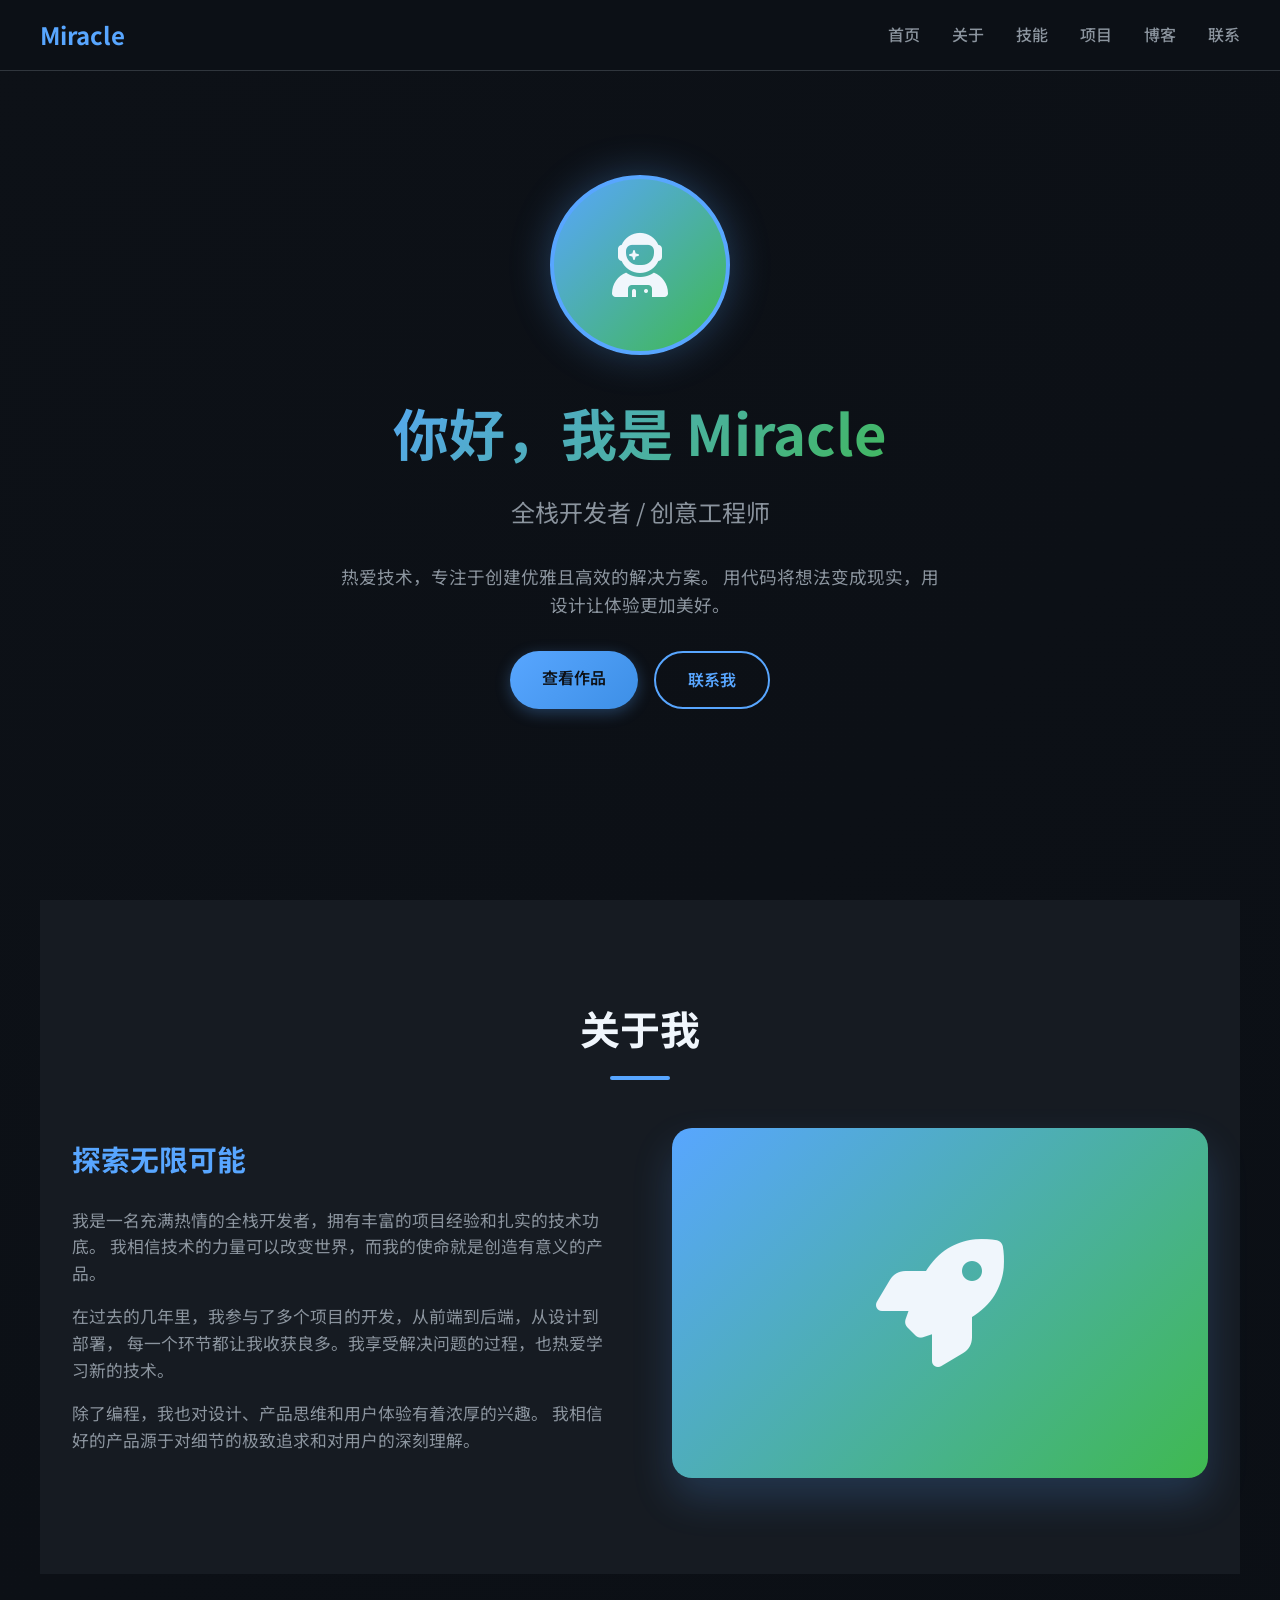
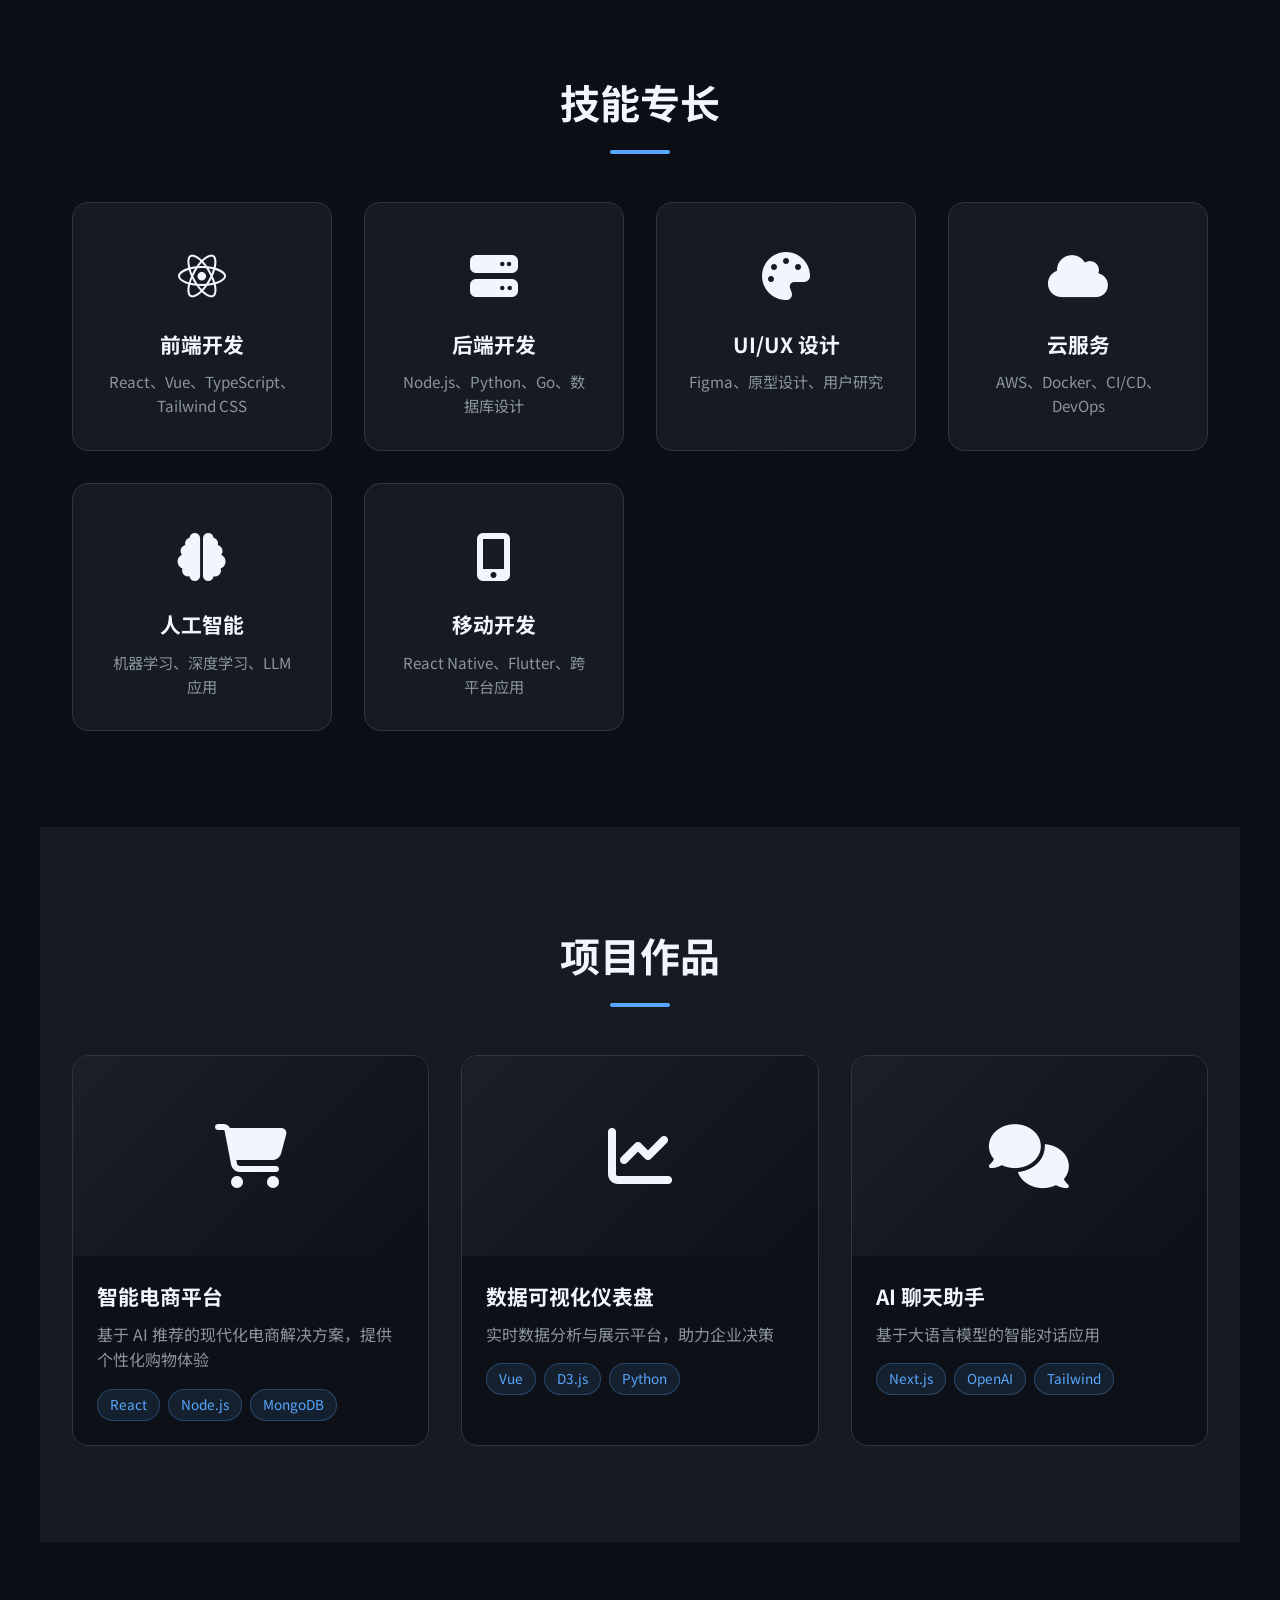
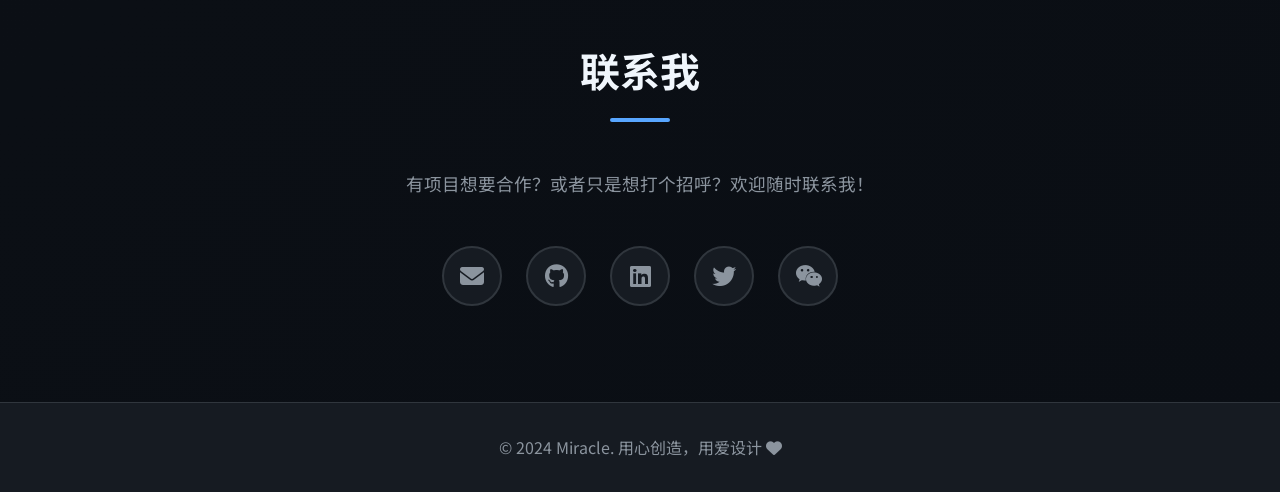
<file: index.html>
<!DOCTYPE html>
<html lang="zh-CN">
<head>
    <meta charset="UTF-8">
    <meta name="viewport" content="width=device-width, initial-scale=1.0">
    <title>Miracle | 个人主页</title>
    <link rel="preconnect" href="https://fonts.googleapis.com">
    <link rel="preconnect" href="https://fonts.gstatic.com" crossorigin>
    <link href="https://fonts.googleapis.com/css2?family=Poppins:wght@300;400;500;600;700&family=Noto+Sans+SC:wght@300;400;500;700&display=swap" rel="stylesheet">
    <link rel="stylesheet" href="https://cdnjs.cloudflare.com/ajax/libs/font-awesome/6.4.0/css/all.min.css">
    <style>
        * {
            margin: 0;
            padding: 0;
            box-sizing: border-box;
        }

        :root {
            --primary-dark: #0d1117;
            --primary-light: #161b22;
            --accent: #58a6ff;
            --accent-hover: #79c0ff;
            --text-primary: #f0f6fc;
            --text-secondary: #8b949e;
            --border: #30363d;
            --success: #3fb950;
        }

        html {
            scroll-behavior: smooth;
        }

        body {
            font-family: 'Noto Sans SC', 'Poppins', sans-serif;
            background: linear-gradient(135deg, var(--primary-dark) 0%, #0a0e14 100%);
            color: var(--text-primary);
            line-height: 1.6;
            overflow-x: hidden;
        }

        nav {
            position: fixed;
            top: 0;
            left: 0;
            right: 0;
            background: rgba(13, 17, 23, 0.85);
            backdrop-filter: blur(10px);
            z-index: 1000;
            padding: 1rem 2rem;
            border-bottom: 1px solid var(--border);
        }

        .nav-container {
            max-width: 1200px;
            margin: 0 auto;
            display: flex;
            justify-content: space-between;
            align-items: center;
        }

        .logo {
            font-size: 1.5rem;
            font-weight: 700;
            color: var(--accent);
            text-decoration: none;
        }

        .nav-links {
            display: flex;
            gap: 2rem;
            list-style: none;
        }

        .nav-links a {
            color: var(--text-secondary);
            text-decoration: none;
            font-weight: 500;
            transition: color 0.3s ease;
        }

        .nav-links a:hover {
            color: var(--accent);
        }

        .mobile-menu-btn {
            display: none;
            background: none;
            border: none;
            color: var(--text-primary);
            font-size: 1.5rem;
            cursor: pointer;
        }

        section {
            padding: 6rem 2rem;
            max-width: 1200px;
            margin: 0 auto;
        }

        #hero {
            min-height: 100vh;
            display: flex;
            align-items: center;
            justify-content: center;
            text-align: center;
            padding-top: 80px;
            position: relative;
        }

        .hero-content {
            animation: fadeInUp 1s ease-out;
        }

        .avatar {
            width: 180px;
            height: 180px;
            border-radius: 50%;
            border: 4px solid var(--accent);
            margin-bottom: 2rem;
            object-fit: cover;
            box-shadow: 0 0 40px rgba(88, 166, 255, 0.3);
            background: linear-gradient(135deg, var(--accent) 0%, var(--success) 100%);
            display: flex;
            align-items: center;
            justify-content: center;
            font-size: 4rem;
            margin-left: auto;
            margin-right: auto;
        }

        .hero-title {
            font-size: 3.5rem;
            font-weight: 700;
            margin-bottom: 1rem;
            background: linear-gradient(135deg, var(--accent) 0%, var(--success) 100%);
            -webkit-background-clip: text;
            -webkit-text-fill-color: transparent;
            background-clip: text;
        }

        .hero-subtitle {
            font-size: 1.5rem;
            color: var(--text-secondary);
            margin-bottom: 2rem;
        }

        .hero-description {
            font-size: 1.1rem;
            color: var(--text-secondary);
            max-width: 600px;
            margin: 0 auto 2rem;
        }

        .cta-buttons {
            display: flex;
            gap: 1rem;
            justify-content: center;
            flex-wrap: wrap;
        }

        .btn {
            padding: 0.875rem 2rem;
            border-radius: 50px;
            font-weight: 600;
            text-decoration: none;
            transition: all 0.3s ease;
            display: inline-block;
            font-size: 1rem;
        }

        .btn-primary {
            background: linear-gradient(135deg, var(--accent) 0%, #3d8fe6 100%);
            color: var(--primary-dark);
            box-shadow: 0 4px 15px rgba(88, 166, 255, 0.3);
        }

        .btn-primary:hover {
            transform: translateY(-3px);
            box-shadow: 0 8px 25px rgba(88, 166, 255, 0.4);
        }

        .btn-secondary {
            background: transparent;
            border: 2px solid var(--accent);
            color: var(--accent);
        }

        .btn-secondary:hover {
            background: var(--accent);
            color: var(--primary-dark);
        }

        .section-title {
            font-size: 2.5rem;
            font-weight: 700;
            margin-bottom: 3rem;
            text-align: center;
            position: relative;
        }

        .section-title::after {
            content: '';
            display: block;
            width: 60px;
            height: 4px;
            background: var(--accent);
            margin: 1rem auto 0;
            border-radius: 2px;
        }

        #about {
            background: var(--primary-light);
        }

        .about-content {
            display: grid;
            grid-template-columns: 1fr 1fr;
            gap: 4rem;
            align-items: center;
        }

        .about-text h3 {
            font-size: 1.8rem;
            margin-bottom: 1.5rem;
            color: var(--accent);
        }

        .about-text p {
            color: var(--text-secondary);
            margin-bottom: 1rem;
            font-size: 1.05rem;
        }

        .about-image {
            background: linear-gradient(135deg, var(--accent) 0%, var(--success) 100%);
            border-radius: 20px;
            height: 350px;
            display: flex;
            align-items: center;
            justify-content: center;
            font-size: 8rem;
            box-shadow: 0 20px 40px rgba(88, 166, 255, 0.2);
        }

        .skills-grid {
            display: grid;
            grid-template-columns: repeat(auto-fit, minmax(250px, 1fr));
            gap: 2rem;
        }

        .skill-card {
            background: var(--primary-light);
            border: 1px solid var(--border);
            border-radius: 16px;
            padding: 2rem;
            text-align: center;
            transition: all 0.3s ease;
        }

        .skill-card:hover {
            transform: translateY(-10px);
            border-color: var(--accent);
            box-shadow: 0 20px 40px rgba(88, 166, 255, 0.15);
        }

        .skill-icon {
            font-size: 3rem;
            margin-bottom: 1rem;
        }

        .skill-card h3 {
            font-size: 1.3rem;
            margin-bottom: 0.5rem;
        }

        .skill-card p {
            color: var(--text-secondary);
            font-size: 0.95rem;
        }

        #projects {
            background: var(--primary-light);
        }

        .projects-grid {
            display: grid;
            grid-template-columns: repeat(auto-fit, minmax(350px, 1fr));
            gap: 2rem;
        }

        .project-card {
            background: var(--primary-dark);
            border: 1px solid var(--border);
            border-radius: 16px;
            overflow: hidden;
            transition: all 0.3s ease;
        }

        .project-card:hover {
            transform: translateY(-8px);
            box-shadow: 0 20px 40px rgba(0, 0, 0, 0.3);
        }

        .project-image {
            height: 200px;
            background: linear-gradient(135deg, #1a1f29 0%, #0d1117 100%);
            display: flex;
            align-items: center;
            justify-content: center;
            font-size: 4rem;
        }

        .project-content {
            padding: 1.5rem;
        }

        .project-content h3 {
            font-size: 1.3rem;
            margin-bottom: 0.5rem;
        }

        .project-content p {
            color: var(--text-secondary);
            margin-bottom: 1rem;
        }

        .project-tags {
            display: flex;
            gap: 0.5rem;
            flex-wrap: wrap;
        }

        .tag {
            background: rgba(88, 166, 255, 0.1);
            color: var(--accent);
            padding: 0.25rem 0.75rem;
            border-radius: 20px;
            font-size: 0.85rem;
            border: 1px solid rgba(88, 166, 255, 0.3);
        }

        #contact {
            text-align: center;
        }

        .contact-description {
            color: var(--text-secondary);
            font-size: 1.1rem;
            max-width: 600px;
            margin: 0 auto 3rem;
        }

        .social-links {
            display: flex;
            gap: 1.5rem;
            justify-content: center;
            flex-wrap: wrap;
        }

        .social-link {
            width: 60px;
            height: 60px;
            border-radius: 50%;
            background: var(--primary-light);
            border: 2px solid var(--border);
            display: flex;
            align-items: center;
            justify-content: center;
            font-size: 1.5rem;
            text-decoration: none;
            color: var(--text-secondary);
            transition: all 0.3s ease;
        }

        .social-link:hover {
            background: var(--accent);
            border-color: var(--accent);
            color: var(--primary-dark);
            transform: translateY(-5px);
        }

        footer {
            background: var(--primary-light);
            border-top: 1px solid var(--border);
            padding: 2rem;
            text-align: center;
            color: var(--text-secondary);
        }

        @keyframes fadeInUp {
            from {
                opacity: 0;
                transform: translateY(30px);
            }
            to {
                opacity: 1;
                transform: translateY(0);
            }
        }

        @media (max-width: 768px) {
            .nav-links {
                display: none;
            }

            .mobile-menu-btn {
                display: block;
            }

            .hero-title {
                font-size: 2.2rem;
            }

            .hero-subtitle {
                font-size: 1.2rem;
            }

            .avatar {
                width: 140px;
                height: 140px;
                font-size: 3rem;
            }

            section {
                padding: 4rem 1.5rem;
            }

            .about-content {
                grid-template-columns: 1fr;
                gap: 2rem;
            }

            .about-image {
                height: 250px;
                font-size: 5rem;
            }

            .section-title {
                font-size: 2rem;
            }

            .projects-grid {
                grid-template-columns: 1fr;
            }

            .skills-grid {
                grid-template-columns: 1fr;
            }
        }

        @media (max-width: 480px) {
            .hero-title {
                font-size: 1.8rem;
            }

            .btn {
                padding: 0.75rem 1.5rem;
                font-size: 0.9rem;
            }
        }
    </style>
</head>
<body>
    <nav>
        <div class="nav-container">
            <a href="#hero" class="logo">Miracle</a>
            <ul class="nav-links">
                <li><a href="#hero">首页</a></li>
                <li><a href="#about">关于</a></li>
                <li><a href="#skills">技能</a></li>
                <li><a href="#projects">项目</a></li>
                <li><a href="blog/index.html">博客</a></li>
                <li><a href="#contact">联系</a></li>
            </ul>
            <button class="mobile-menu-btn" onclick="toggleMenu()"><i class="fas fa-bars"></i></button>
        </div>
    </nav>

    <section id="hero">
        <div class="hero-content">
            <div class="avatar"><i class="fas fa-user-astronaut"></i></div>
            <h1 class="hero-title">你好，我是 Miracle</h1>
            <p class="hero-subtitle">全栈开发者 / 创意工程师</p>
            <p class="hero-description">
                热爱技术，专注于创建优雅且高效的解决方案。
                用代码将想法变成现实，用设计让体验更加美好。
            </p>
            <div class="cta-buttons">
                <a href="#projects" class="btn btn-primary">查看作品</a>
                <a href="#contact" class="btn btn-secondary">联系我</a>
            </div>
        </div>
    </section>

    <section id="about">
        <h2 class="section-title">关于我</h2>
        <div class="about-content">
            <div class="about-text">
                <h3>探索无限可能</h3>
                <p>
                    我是一名充满热情的全栈开发者，拥有丰富的项目经验和扎实的技术功底。
                    我相信技术的力量可以改变世界，而我的使命就是创造有意义的产品。
                </p>
                <p>
                    在过去的几年里，我参与了多个项目的开发，从前端到后端，从设计到部署，
                    每一个环节都让我收获良多。我享受解决问题的过程，也热爱学习新的技术。
                </p>
                <p>
                    除了编程，我也对设计、产品思维和用户体验有着浓厚的兴趣。
                    我相信好的产品源于对细节的极致追求和对用户的深刻理解。
                </p>
            </div>
            <div class="about-image"><i class="fas fa-rocket"></i></div>
        </div>
    </section>

    <section id="skills">
        <h2 class="section-title">技能专长</h2>
        <div class="skills-grid">
            <div class="skill-card">
                <div class="skill-icon"><i class="fab fa-react"></i></div>
                <h3>前端开发</h3>
                <p>React、Vue、TypeScript、Tailwind CSS</p>
            </div>
            <div class="skill-card">
                <div class="skill-icon"><i class="fas fa-server"></i></div>
                <h3>后端开发</h3>
                <p>Node.js、Python、Go、数据库设计</p>
            </div>
            <div class="skill-card">
                <div class="skill-icon"><i class="fas fa-palette"></i></div>
                <h3>UI/UX 设计</h3>
                <p>Figma、原型设计、用户研究</p>
            </div>
            <div class="skill-card">
                <div class="skill-icon"><i class="fas fa-cloud"></i></div>
                <h3>云服务</h3>
                <p>AWS、Docker、CI/CD、DevOps</p>
            </div>
            <div class="skill-card">
                <div class="skill-icon"><i class="fas fa-brain"></i></div>
                <h3>人工智能</h3>
                <p>机器学习、深度学习、LLM 应用</p>
            </div>
            <div class="skill-card">
                <div class="skill-icon"><i class="fas fa-mobile-alt"></i></div>
                <h3>移动开发</h3>
                <p>React Native、Flutter、跨平台应用</p>
            </div>
        </div>
    </section>

    <section id="projects">
        <h2 class="section-title">项目作品</h2>
        <div class="projects-grid">
            <div class="project-card">
                <div class="project-image"><i class="fas fa-shopping-cart"></i></div>
                <div class="project-content">
                    <h3>智能电商平台</h3>
                    <p>基于 AI 推荐的现代化电商解决方案，提供个性化购物体验</p>
                    <div class="project-tags">
                        <span class="tag">React</span>
                        <span class="tag">Node.js</span>
                        <span class="tag">MongoDB</span>
                    </div>
                </div>
            </div>
            <div class="project-card">
                <div class="project-image"><i class="fas fa-chart-line"></i></div>
                <div class="project-content">
                    <h3>数据可视化仪表盘</h3>
                    <p>实时数据分析与展示平台，助力企业决策</p>
                    <div class="project-tags">
                        <span class="tag">Vue</span>
                        <span class="tag">D3.js</span>
                        <span class="tag">Python</span>
                    </div>
                </div>
            </div>
            <div class="project-card">
                <div class="project-image"><i class="fas fa-comments"></i></div>
                <div class="project-content">
                    <h3>AI 聊天助手</h3>
                    <p>基于大语言模型的智能对话应用</p>
                    <div class="project-tags">
                        <span class="tag">Next.js</span>
                        <span class="tag">OpenAI</span>
                        <span class="tag">Tailwind</span>
                    </div>
                </div>
            </div>
        </div>
    </section>

    <section id="contact">
        <h2 class="section-title">联系我</h2>
        <p class="contact-description">
            有项目想要合作？或者只是想打个招呼？欢迎随时联系我！
        </p>
        <div class="social-links">
            <a href="mailto:hello@example.com" class="social-link" title="邮件"><i class="fas fa-envelope"></i></a>
            <a href="#" class="social-link" title="GitHub"><i class="fab fa-github"></i></a>
            <a href="#" class="social-link" title="LinkedIn"><i class="fab fa-linkedin"></i></a>
            <a href="#" class="social-link" title="Twitter"><i class="fab fa-twitter"></i></a>
            <a href="#" class="social-link" title="微信"><i class="fab fa-weixin"></i></a>
        </div>
    </section>

    <footer>
        <p>&copy; 2024 Miracle. 用心创造，用爱设计 <i class="fas fa-heart"></i></p>
    </footer>

    <script>
        function toggleMenu() {
            const navLinks = document.querySelector('.nav-links');
            if (navLinks.style.display === 'flex') {
                navLinks.style.display = 'none';
            } else {
                navLinks.style.display = 'flex';
                navLinks.style.flexDirection = 'column';
                navLinks.style.position = 'absolute';
                navLinks.style.top = '100%';
                navLinks.style.left = '0';
                navLinks.style.right = '0';
                navLinks.style.background = 'rgba(13, 17, 23, 0.98)';
                navLinks.style.padding = '2rem';
                navLinks.style.gap = '1.5rem';
            }
        }

        window.addEventListener('resize', () => {
            const navLinks = document.querySelector('.nav-links');
            if (window.innerWidth > 768) {
                navLinks.style.display = 'flex';
                navLinks.style.flexDirection = 'row';
                navLinks.style.position = 'static';
                navLinks.style.padding = '0';
            } else {
                navLinks.style.display = 'none';
            }
        });

        document.querySelectorAll('.nav-links a').forEach(link => {
            link.addEventListener('click', () => {
                if (window.innerWidth <= 768) {
                    document.querySelector('.nav-links').style.display = 'none';
                }
            });
        });
    </script>
</body>
</html>
</file>
